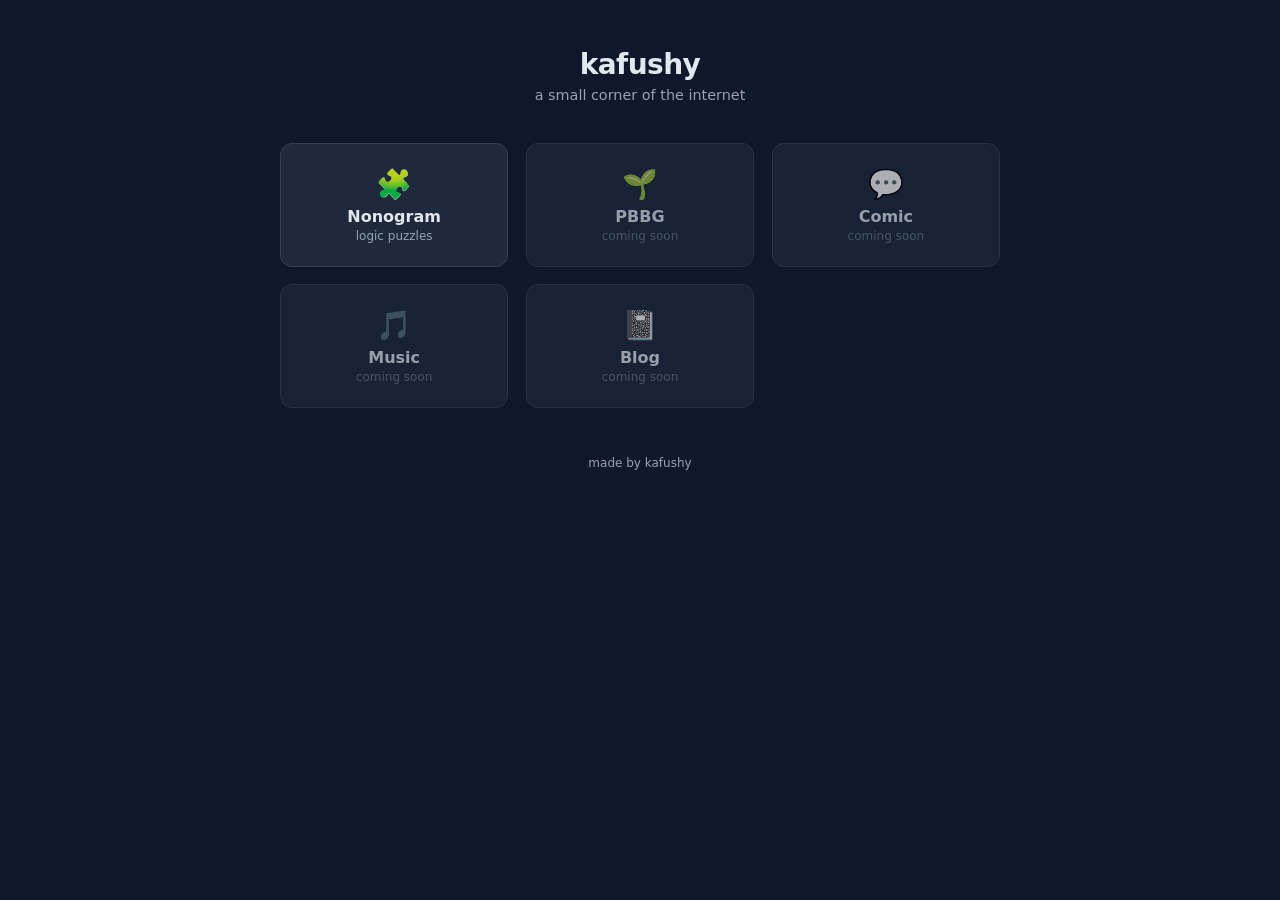
<file: index.html>
<!DOCTYPE html>
<html lang="en">
<head>
  <meta charset="UTF-8">
  <meta name="viewport" content="width=device-width, initial-scale=1.0">
  <title>kafushy</title>
  <style>
    :root {
      --bg: #0f172a;
      --card: #1e293b;
      --card-hover: #334155;
      --border: #334155;
      --text: #e2e8f0;
      --dim: #94a3b8;
      --accent: #38bdf8;
    }
    * { box-sizing: border-box; margin: 0; padding: 0; }
    html, body {
      background: var(--bg);
      color: var(--text);
      font-family: system-ui, -apple-system, sans-serif;
      min-height: 100vh;
    }
    body {
      display: flex; flex-direction: column; align-items: center;
      padding: 3rem 1rem 2rem;
    }
    header { text-align: center; margin-bottom: 2.5rem; }
    h1 { font-size: 1.75rem; font-weight: 700; letter-spacing: -0.02em; }
    .tagline { color: var(--dim); font-size: 0.9rem; margin-top: 0.4rem; }

    .grid {
      display: grid;
      grid-template-columns: repeat(2, 1fr);
      gap: 0.9rem;
      width: 100%;
      max-width: 720px;
    }
    @media (min-width: 700px) {
      .grid { grid-template-columns: repeat(3, 1fr); gap: 1.1rem; }
    }

    .card {
      display: block;
      background: var(--card);
      border: 1px solid var(--border);
      border-radius: 12px;
      padding: 1.4rem 1rem;
      text-decoration: none;
      color: var(--text);
      text-align: center;
      transition: background 0.15s, transform 0.15s, border-color 0.15s;
    }
    .card:hover, .card:focus-visible {
      background: var(--card-hover);
      border-color: var(--accent);
      transform: translateY(-2px);
      outline: none;
    }
    .card .emoji { font-size: 1.8rem; display: block; margin-bottom: 0.4rem; }
    .card .name { font-size: 1rem; font-weight: 600; display: block; }
    .card .desc { font-size: 0.75rem; color: var(--dim); margin-top: 0.2rem; display: block; }
    .card.soon { opacity: 0.65; }
    .card.soon .desc { color: #64748b; }

    footer { margin-top: 3rem; color: var(--dim); font-size: 0.75rem; }
  </style>
</head>
<body>
  <header>
    <h1>kafushy</h1>
    <div class="tagline">a small corner of the internet</div>
  </header>

  <main class="grid">
    <a class="card" href="./nonogram/">
      <span class="emoji">🧩</span>
      <span class="name">Nonogram</span>
      <span class="desc">logic puzzles</span>
    </a>
    <a class="card soon" href="./pbbg/">
      <span class="emoji">🌱</span>
      <span class="name">PBBG</span>
      <span class="desc">coming soon</span>
    </a>
    <a class="card soon" href="./comic/">
      <span class="emoji">💬</span>
      <span class="name">Comic</span>
      <span class="desc">coming soon</span>
    </a>
    <a class="card soon" href="./music/">
      <span class="emoji">🎵</span>
      <span class="name">Music</span>
      <span class="desc">coming soon</span>
    </a>
    <a class="card soon" href="./blog/">
      <span class="emoji">📓</span>
      <span class="name">Blog</span>
      <span class="desc">coming soon</span>
    </a>
  </main>

  <footer>made by kafushy</footer>
</body>
</html>
</file>
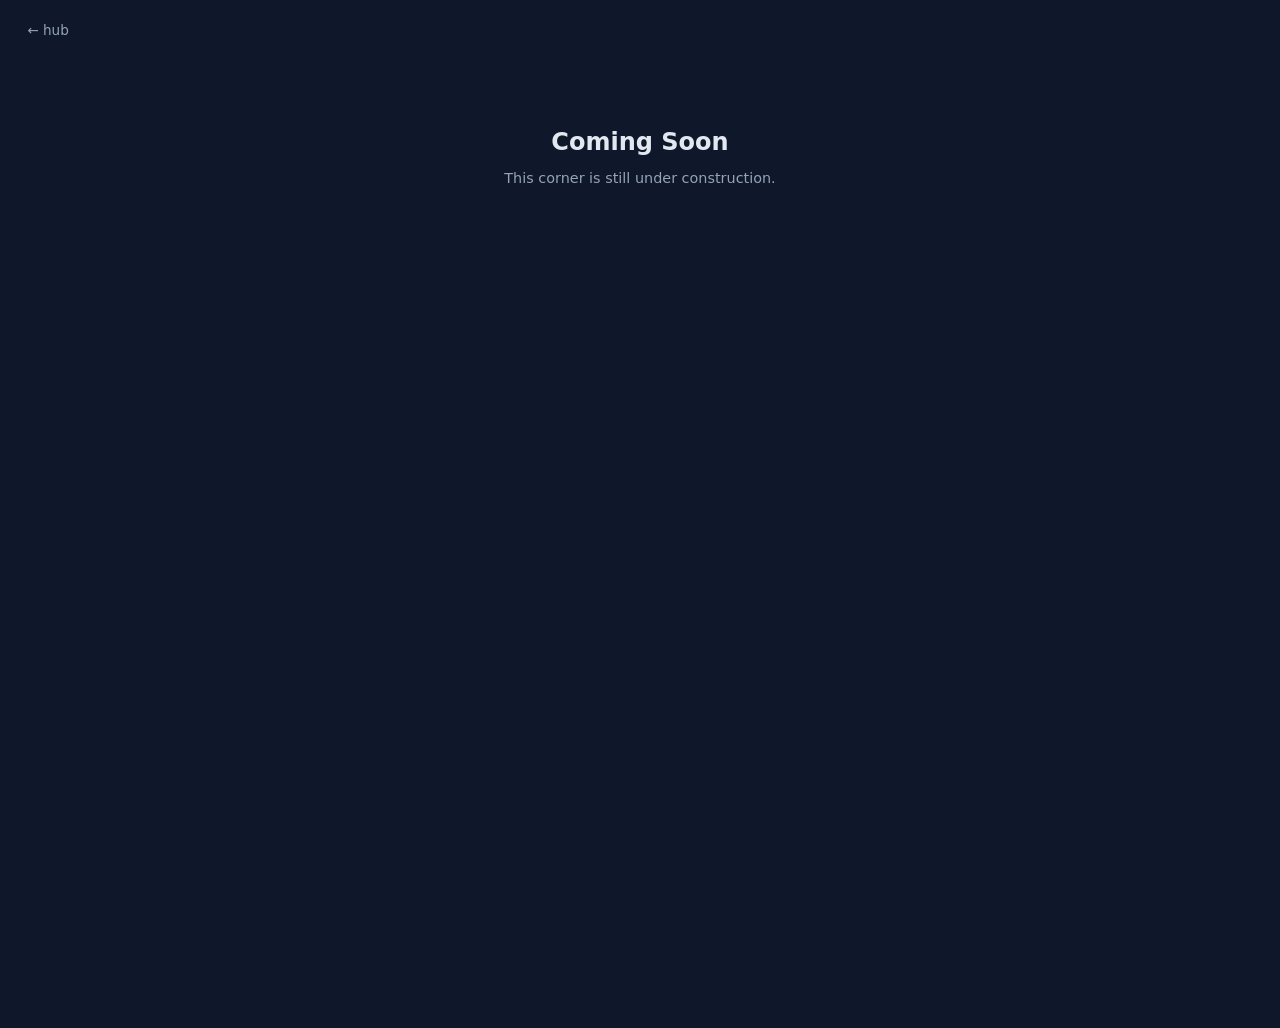
<file: comic/index.html>
<!DOCTYPE html>
<html lang="en">
<head>
  <meta charset="UTF-8">
  <meta name="viewport" content="width=device-width, initial-scale=1.0">
  <title>Coming Soon</title>
  <style>
    body {
      margin: 0; padding: 4rem 1rem;
      background: #0f172a; color: #e2e8f0;
      font-family: system-ui, -apple-system, sans-serif;
      min-height: 100vh;
    }
    .back {
      position: fixed; top: 1rem; left: 1rem;
      color: #94a3b8; text-decoration: none;
      font-size: 0.85rem;
      padding: 0.4rem 0.7rem; border-radius: 6px;
    }
    .back:hover { color: #e2e8f0; background: #1e293b; }
    .wrap { max-width: 500px; margin: 4rem auto; text-align: center; }
    h1 { font-size: 1.5rem; margin-bottom: 0.5rem; }
    p { color: #94a3b8; font-size: 0.9rem; }
  </style>
</head>
<body>
  <a class="back" href="../">← hub</a>
  <div class="wrap">
    <h1>Coming Soon</h1>
    <p>This corner is still under construction.</p>
  </div>
</body>
</html>
</file>
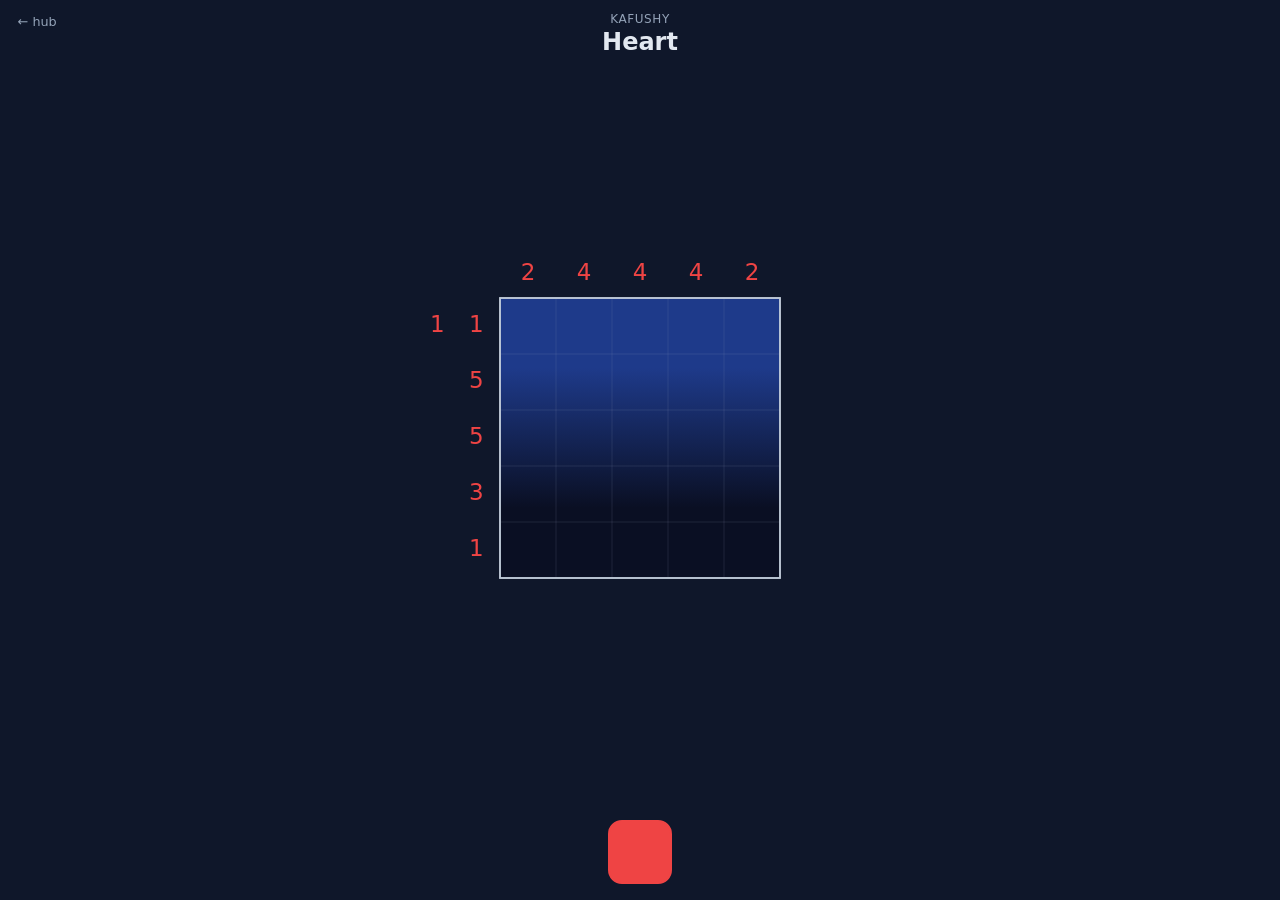
<file: nonogram/index.html>
<!DOCTYPE html>
<html lang="en">
<head>
  <meta charset="UTF-8">
  <meta name="viewport" content="width=device-width, initial-scale=1.0, user-scalable=no">
  <title>Nonogram</title>
  <link rel="stylesheet" href="./style.css?v=13">
  <script>
    window.addEventListener("error", e => {
      const pre = document.createElement("pre");
      pre.style.cssText = "background:#7f1d1d;color:#fff;padding:0.6rem;font-size:0.75rem;white-space:pre-wrap;margin:0;position:relative;z-index:9999;";
      pre.textContent = "SCRIPT ERROR:\n" + (e.message || "unknown") + "\n" + (e.filename || "") + ":" + (e.lineno || "?");
      document.body.insertBefore(pre, document.body.firstChild);
    });
  </script>
</head>
<body>

<a href="../" class="back-link">← hub</a>

<header id="header">
  <div class="creator" id="creator"></div>
  <div class="title" id="title">Nonogram</div>
</header>

<section id="options" class="hidden">
  <nav class="tabs">
    <button data-tab="mode">Mode</button>
    <button data-tab="make">Make</button>
    <button data-tab="settings" class="active">Settings</button>
  </nav>

  <div class="tab-content hidden" id="tab-mode">
    <h3>Fun Mode</h3>
    <p style="font-size:0.9rem;color:var(--dim)">You are playing in Fun Mode.</p>
    <h3>Coming soon</h3>
    <p style="font-size:0.9rem;color:var(--dim)">Journey Mode · Puzzle Mode</p>
  </div>

  <div class="tab-content hidden" id="tab-make">
    <h3>Make your own</h3>
    <p style="font-size:0.9rem;color:var(--dim)">Visual puzzle creator — coming soon.</p>
  </div>

  <div class="tab-content" id="tab-settings">
    <h3>Behavior</h3>
    <div class="setting">
      <label for="set-autoMark">Auto-mark completed lines</label>
      <input type="checkbox" id="set-autoMark">
    </div>
    <div class="setting" id="row-cleanupAutoMarks">
      <label for="set-cleanupAutoMarks">Remove orphaned auto-marks</label>
      <input type="checkbox" id="set-cleanupAutoMarks">
    </div>
    <div class="setting">
      <label for="set-autoGray">Auto-gray clues</label>
      <input type="checkbox" id="set-autoGray">
    </div>
    <div class="setting" id="row-surroundedOnly">
      <label for="set-surroundedOnly">Only gray when surrounded</label>
      <input type="checkbox" id="set-surroundedOnly">
    </div>
    <div class="setting">
      <label for="set-marksBlockFill">Marks block fills (and vice versa)</label>
      <input type="checkbox" id="set-marksBlockFill">
    </div>

    <h3>Visual</h3>
    <div class="setting">
      <label for="set-tileBorders">Tile borders</label>
      <input type="checkbox" id="set-tileBorders">
    </div>
    <div class="setting">
      <label for="set-gridLineEvery">Grid line every N (0 = off)</label>
      <input type="number" id="set-gridLineEvery" min="0" max="20">
    </div>
    <div class="setting">
      <label for="set-markSymbol">Mark symbol</label>
      <select id="set-markSymbol"></select>
    </div>
    <div class="setting">
      <label for="set-pageBgColor">Page background</label>
      <input type="color" id="set-pageBgColor">
    </div>
    <div class="setting">
      <label for="set-highlight">Highlight row/column</label>
      <input type="checkbox" id="set-highlight">
    </div>
    <div class="setting">
      <label for="set-cluePos">Clues position</label>
      <select id="set-cluePos">
        <option value="top-left">Top left</option>
        <option value="top-right">Top right</option>
        <option value="bottom-left">Bottom left</option>
        <option value="bottom-right">Bottom right</option>
      </select>
    </div>

    <h3>Drag</h3>
    <div class="setting">
      <label for="set-dragCounterThreshold">Show counter after N cells (0 = off)</label>
      <input type="number" id="set-dragCounterThreshold" min="0" max="50">
    </div>
    <div class="setting">
      <label for="set-noPaintIfReturnToStart">Return to start cancels drag</label>
      <input type="checkbox" id="set-noPaintIfReturnToStart">
    </div>

    <h3>Gamepad</h3>
    <div class="setting">
      <label for="set-gamepadScale">Scale</label>
      <input type="range" id="set-gamepadScale" min="0.6" max="1.6" step="0.1">
    </div>
    <div class="setting">
      <label for="set-gamepadPosition">Position</label>
      <select id="set-gamepadPosition">
        <option value="bottom-left">Bottom left</option>
        <option value="bottom-right">Bottom right</option>
        <option value="top-left">Top left</option>
        <option value="top-right">Top right</option>
      </select>
    </div>
    <div class="setting">
      <label for="set-gamepadColor">Gamepad color</label>
      <input type="color" id="set-gamepadColor">
    </div>
    <div class="setting">
      <label for="set-cursorWrap">Cursor wraps at edges</label>
      <input type="checkbox" id="set-cursorWrap">
    </div>
    <div class="setting">
      <label for="set-cursorColorAuto">Cursor color auto-invert</label>
      <input type="checkbox" id="set-cursorColorAuto">
    </div>
    <div class="setting" id="cursorColorFixedRow" style="display:none">
      <label for="set-cursorColorValue">Cursor color</label>
      <input type="color" id="set-cursorColorValue">
    </div>

    <div id="tab-settings-info"></div>
  </div>
</section>

<main id="game-wrap"></main>

<button id="tool-btn" aria-label="tool">
  <span id="tool-symbol"></span>
</button>

<div id="gamepad" class="hidden pos-bl">
  <div id="gamepad-inner">
    <div class="dpad">
      <button class="dpad-btn up"    data-dir="up"    aria-label="up">▲</button>
      <button class="dpad-btn left"  data-dir="left"  aria-label="left">◀</button>
      <button class="dpad-btn right" data-dir="right" aria-label="right">▶</button>
      <button class="dpad-btn down"  data-dir="down"  aria-label="down">▼</button>
    </div>
    <div class="actions">
      <button class="act-btn" data-action="mark" id="gp-mark"></button>
      <button class="act-btn" data-action="fill" id="gp-fill"></button>
    </div>
  </div>
</div>

<div id="ghost" class="hidden">×</div>
<div id="status" class="hidden"></div>

<script src="./format.js?v=13"></script>
<script src="./game.js?v=13"></script>
<script src="./app.js?v=13"></script>
</body>
</html>
</file>
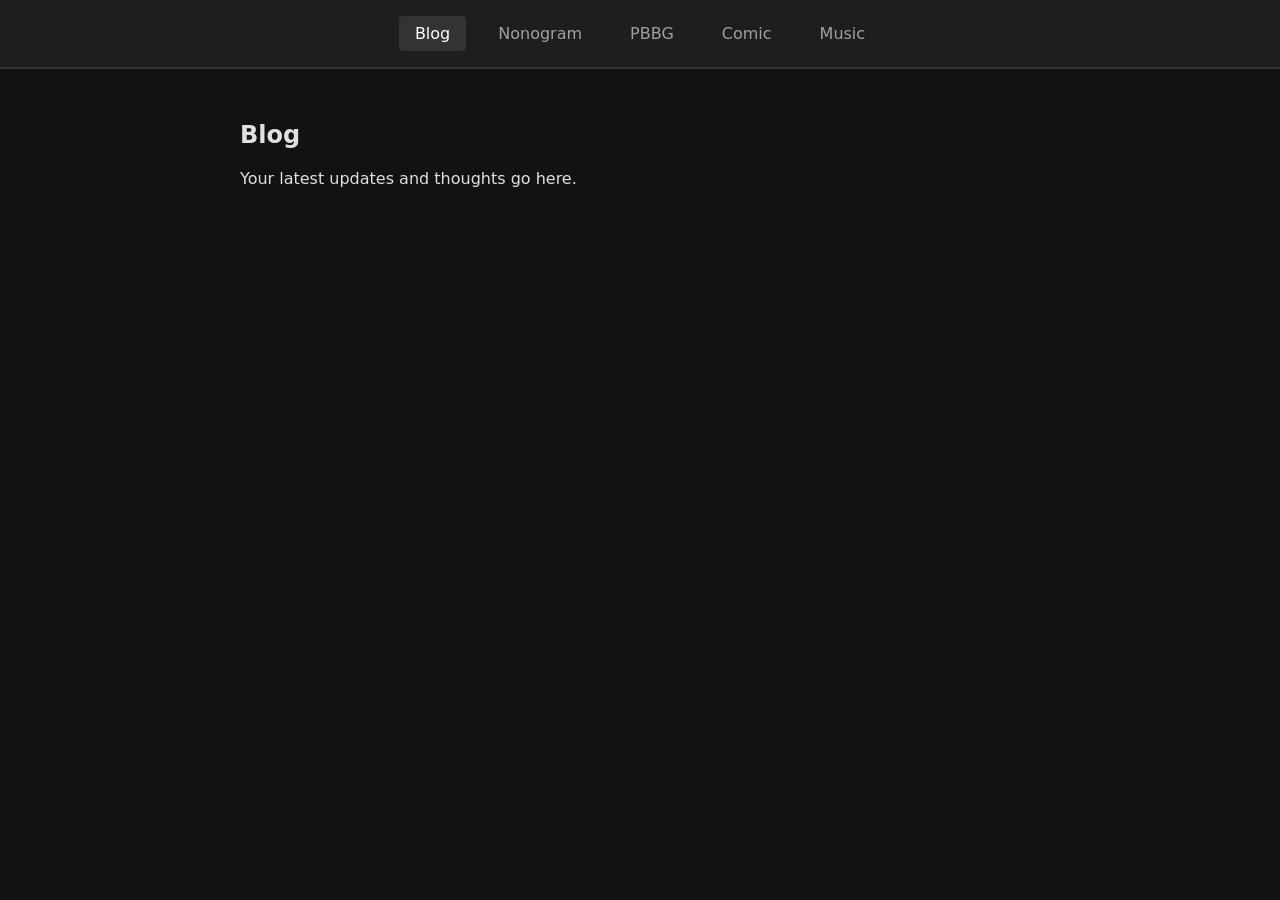
<file: indexa.html>
<!DOCTYPE html>
<html lang="en">
<head>
  <meta charset="UTF-8">
  <meta name="viewport" content="width=device-width, initial-scale=1.0">
  <title>My Hub</title>
  <style>
    /* Simple styling */
    body { font-family: system-ui, sans-serif; margin: 0; background: #121212; color: #e0e0e0; }
    header { background: #1e1e1e; padding: 1rem; border-bottom: 2px solid #333; }
    nav { display: flex; gap: 1rem; justify-content: center; }
    nav a {
      color: #a0a0a0; text-decoration: none; padding: 0.5rem 1rem;
      border-radius: 4px; transition: 0.2s;
    }
    nav a:hover, nav a.active { color: #fff; background: #333; }
    main { padding: 2rem; max-width: 800px; margin: 0 auto; }
    .tab-content { display: none; } /* Hide all sections by default */
    .tab-content.active { display: block; } /* Show active section */
  </style>
</head>
<body>

  <header>
    <nav>
      <a href="#" onclick="showTab('blog')" class="active">Blog</a>
      <a href="#" onclick="showTab('nonogram')">Nonogram</a>
      <a href="#" onclick="showTab('pbbg')">PBBG</a>
      <a href="#" onclick="showTab('comic')">Comic</a>
      <a href="#" onclick="showTab('music')">Music</a>
    </nav>
  </header>

  <main>
    <section id="blog" class="tab-content active">
      <h2>Blog</h2>
      <p>Your latest updates and thoughts go here.</p>
    </section>

    <section id="nonogram" class="tab-content">
      <h2>Nonogram</h2>
      <p>The game will be embedded here.</p>
    </section>

    <section id="pbbg" class="tab-content">
      <h2>PBBG</h2>
      <p>Your persistent browser game will live here.</p>
    </section>

    <section id="comic" class="tab-content">
      <h2>Comic Strip</h2>
      <p>Your comic images will be displayed here.</p>
    </section>

    <section id="music" class="tab-content">
      <h2>Music</h2>
      <p>Your custom audio player will be here.</p>
      <!-- You can add an <audio> element or an iframe to a player here -->
    </section>
  </main>

  <script>
    function showTab(tabId) {
      // Hide all sections
      document.querySelectorAll('.tab-content').forEach(section => {
        section.classList.remove('active');
      });
      // Remove active class from all nav links
      document.querySelectorAll('nav a').forEach(link => {
        link.classList.remove('active');
      });
      
      // Show the selected section and highlight the link
      document.getElementById(tabId).classList.add('active');
      event.target.classList.add('active');
    }
  </script>
</body>
</html>
</file>
<file: nonogram/style.css>
:root {
  --bg: #0f172a;
  --panel: #1e293b;
  --border: #334155;
  --text: #e2e8f0;
  --dim: #94a3b8;
  --accent: #38bdf8;
  --danger: #f87171;
  --gp-color: #1e293b;
  --gp-fg: #ef4444;
  --gp-scale: 1;
  --gp-origin: bottom left;
}
* { box-sizing: border-box; -webkit-tap-highlight-color: transparent; }
html, body {
  margin: 0; padding: 0;
  height: 100%;
  background: var(--bg);
  color: var(--text);
  font-family: system-ui, -apple-system, sans-serif;
  overscroll-behavior: none;
  user-select: none; -webkit-user-select: none;
}
body {
  display: flex; flex-direction: column;
  height: 100vh; height: 100dvh;
}

#header {
  padding: 0.75rem 1rem 0.5rem;
  cursor: pointer;
  text-align: center;
  flex-shrink: 0;
}
#header .creator {
  font-size: 0.75rem;
  color: var(--dim);
  letter-spacing: 0.05em;
  text-transform: uppercase;
}
#header .title {
  font-size: 1.25rem;
  font-weight: 600;
  margin-top: 0.15rem;
}

#options {
  background: var(--panel);
  border-top: 1px solid var(--border);
  border-bottom: 1px solid var(--border);
  max-height: 55vh;
  overflow-y: auto;
  flex-shrink: 0;
}
#options.hidden { display: none; }
.tabs {
  display: flex;
  position: sticky; top: 0;
  background: var(--panel);
  border-bottom: 1px solid var(--border);
  z-index: 1;
}
.tabs button {
  flex: 1;
  background: transparent;
  color: var(--dim);
  border: none;
  padding: 0.75rem 0;
  font-size: 0.85rem;
  font-family: inherit;
  cursor: pointer;
}
.tabs button.active {
  color: var(--accent);
  border-bottom: 2px solid var(--accent);
}
.tab-content { padding: 1rem; }
.tab-content.hidden { display: none; }
.tab-content h3 {
  font-size: 0.75rem;
  color: var(--dim);
  text-transform: uppercase;
  letter-spacing: 0.05em;
  margin: 1rem 0 0.5rem;
}
.tab-content h3:first-child { margin-top: 0; }

.setting {
  display: flex; align-items: center; justify-content: space-between;
  padding: 0.5rem 0;
  gap: 1rem;
}
.setting label { font-size: 0.9rem; flex: 1; }
.setting input[type=number] {
  width: 60px;
  background: var(--bg);
  color: var(--text);
  border: 1px solid var(--border);
  border-radius: 4px;
  padding: 0.25rem 0.5rem;
  font-size: 0.85rem;
}
.setting input[type=range] { width: 120px; accent-color: var(--accent); }
.setting input[type=color] {
  width: 44px; height: 28px;
  background: var(--bg); border: 1px solid var(--border);
  border-radius: 4px; padding: 2px; cursor: pointer;
}
.setting select {
  background: var(--bg); color: var(--text);
  border: 1px solid var(--border); border-radius: 4px;
  padding: 0.25rem 0.5rem; font-size: 0.9rem;
}
.setting input[type=checkbox] { width: 20px; height: 20px; accent-color: var(--accent); }

.info-row {
  display: flex; justify-content: space-between;
  padding: 0.35rem 0; font-size: 0.85rem;
  border-bottom: 1px solid var(--border);
}
.info-row span:first-child { color: var(--dim); }
.info-row:last-child { border-bottom: none; }
.palette-dots { display: flex; gap: 4px; }
.palette-dots > div {
  width: 16px; height: 16px; border-radius: 3px;
  border: 1px solid var(--border);
}
.danger-btn {
  width: 100%; padding: 0.6rem;
  background: transparent; color: var(--danger);
  border: 1px solid var(--danger); border-radius: 6px;
  font-size: 0.9rem; font-family: inherit;
  cursor: pointer; margin-top: 0.5rem;
}

#game-wrap {
  flex: 1;
  display: flex; align-items: center; justify-content: center;
  padding: 0.5rem;
  overflow: hidden;
  min-height: 0;
}
canvas { display: block; touch-action: none; }

#tool-btn {
  flex-shrink: 0;
  align-self: center;
  width: 64px;
  height: 64px;
  border-radius: 14px;
  margin: 0.5rem auto 1rem;
  background: var(--panel);
  color: var(--text);
  border: 2px solid var(--border);
  cursor: pointer;
  touch-action: none;
  display: flex;
  align-items: center;
  justify-content: center;
  padding: 0;
  font-size: 1.6rem;
  font-family: inherit;
  font-weight: 600;
  transition: opacity 0.2s ease, transform 0.2s ease,
              background 0.15s, border-color 0.15s, color 0.15s;
}
#tool-btn.hidden {
  opacity: 0;
  transform: translateY(20px);
  pointer-events: none;
}
#tool-btn.held {
  filter: brightness(1.3);
}
#tool-btn.flash {
  animation: tool-flash 0.5s ease-out;
}
@keyframes tool-flash {
  0%   { background: #4ade80; border-color: #4ade80; color: #0f172a; }
  100% { background: var(--panel); border-color: var(--border); color: var(--text); }
}

#gamepad {
  position: fixed;
  z-index: 50;
  transition: opacity 0.2s ease;
}
#gamepad.hidden { opacity: 0; pointer-events: none; }
#gamepad.pos-bl { bottom: 1rem; left: 1rem; --gp-origin: bottom left; }
#gamepad.pos-br { bottom: 1rem; right: 1rem; --gp-origin: bottom right; }
#gamepad.pos-tl { top: 4rem; left: 1rem; --gp-origin: top left; }
#gamepad.pos-tr { top: 4rem; right: 1rem; --gp-origin: top right; }

#gamepad-inner {
  display: flex;
  gap: 1rem;
  align-items: center;
  transform: scale(var(--gp-scale, 1));
  transform-origin: var(--gp-origin, bottom left);
}

.dpad {
  display: grid;
  grid-template-columns: repeat(3, 44px);
  grid-template-rows: repeat(3, 44px);
  gap: 4px;
}
.dpad-btn {
  background: var(--gp-color);
  border: 1px solid rgba(255,255,255,0.15);
  border-radius: 8px;
  color: var(--text);
  font-size: 1rem;
  cursor: pointer;
  font-family: inherit;
  touch-action: none;
  user-select: none; -webkit-user-select: none;
  display: flex; align-items: center; justify-content: center;
}
.dpad-btn:active { filter: brightness(1.4); }
.dpad-btn.up    { grid-area: 1 / 2; }
.dpad-btn.left  { grid-area: 2 / 1; }
.dpad-btn.right { grid-area: 2 / 3; }
.dpad-btn.down  { grid-area: 3 / 2; }

.actions { display: flex; gap: 8px; align-items: center; }
.act-btn {
  width: 52px; height: 52px;
  border-radius: 50%;
  background: var(--gp-color);
  color: var(--text);
  border: 2px solid rgba(255,255,255,0.15);
  font-size: 1.2rem;
  font-family: inherit;
  cursor: pointer;
  font-weight: 700;
  touch-action: none;
  user-select: none; -webkit-user-select: none;
  display: flex; align-items: center; justify-content: center;
  padding: 0;
}
.act-btn:active { filter: brightness(1.4); }
#gp-fill {
  background: var(--gp-fg);
  border-color: var(--gp-fg);
  color: rgba(0,0,0,0.6);
}

#ghost {
  position: fixed;
  width: 44px; height: 44px;
  border-radius: 50%;
  background: rgba(248, 113, 113, 0.4);
  border: 2px solid #f87171;
  pointer-events: none;
  transform: translate(-50%, -50%);
  z-index: 1000;
  display: flex; align-items: center; justify-content: center;
  color: #f87171;
  font-size: 0.85rem;
  font-weight: 600;
}
#ghost.hidden { display: none; }

#status {
  position: fixed;
  bottom: 1.25rem; left: 50%;
  transform: translateX(-50%);
  background: var(--panel);
  padding: 0.5rem 1rem;
  border-radius: 6px;
  font-size: 0.85rem;
  color: #4ade80;
  max-width: 90vw; text-align: center; z-index: 10;
}
#status.hidden { display: none; }
#status.error { color: #fecaca; background: #7f1d1d; }

.back-link {
  position: fixed; top: 0.5rem; left: 0.5rem;
  color: var(--dim); text-decoration: none;
  font-size: 0.8rem; padding: 0.35rem 0.6rem;
  border-radius: 6px; z-index: 100;
}
.back-link:hover { color: var(--text); background: var(--panel); }

@media (min-width: 600px) {
  #header .title { font-size: 1.5rem; }
}
</file>
